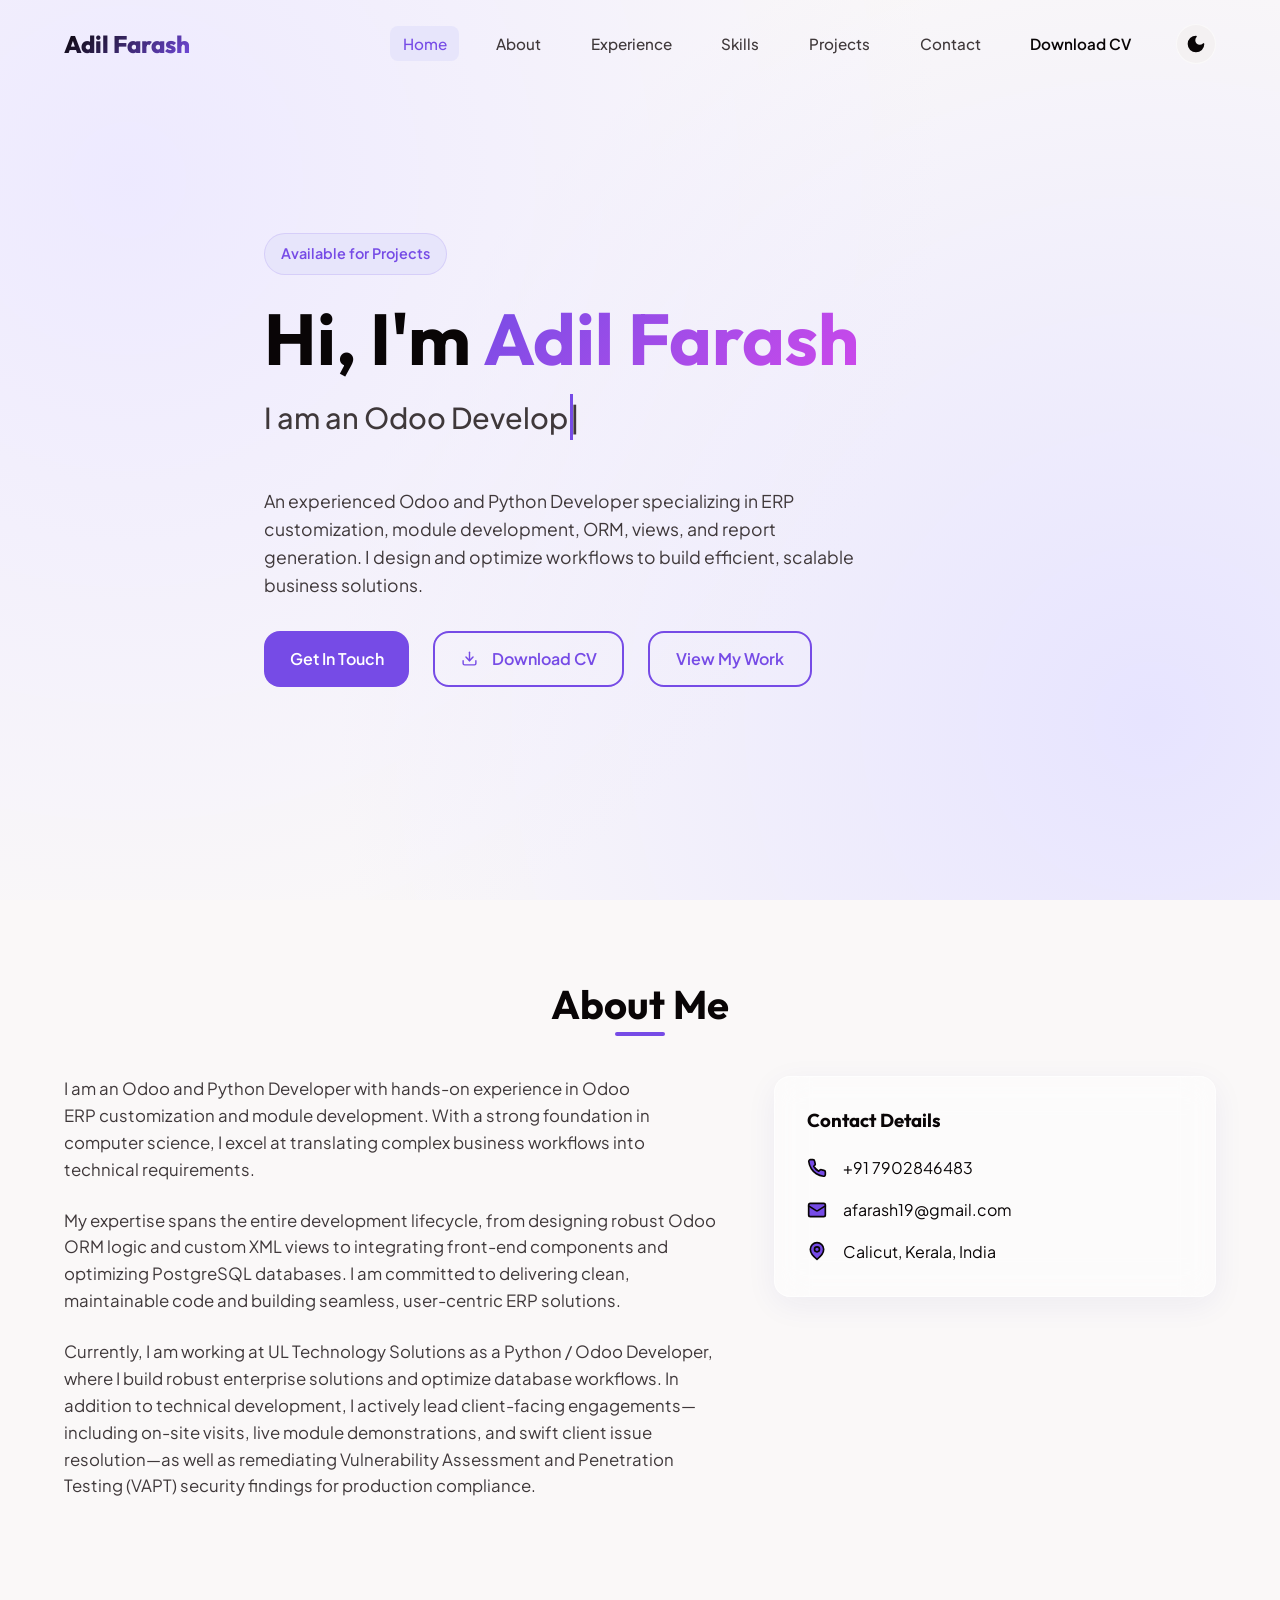
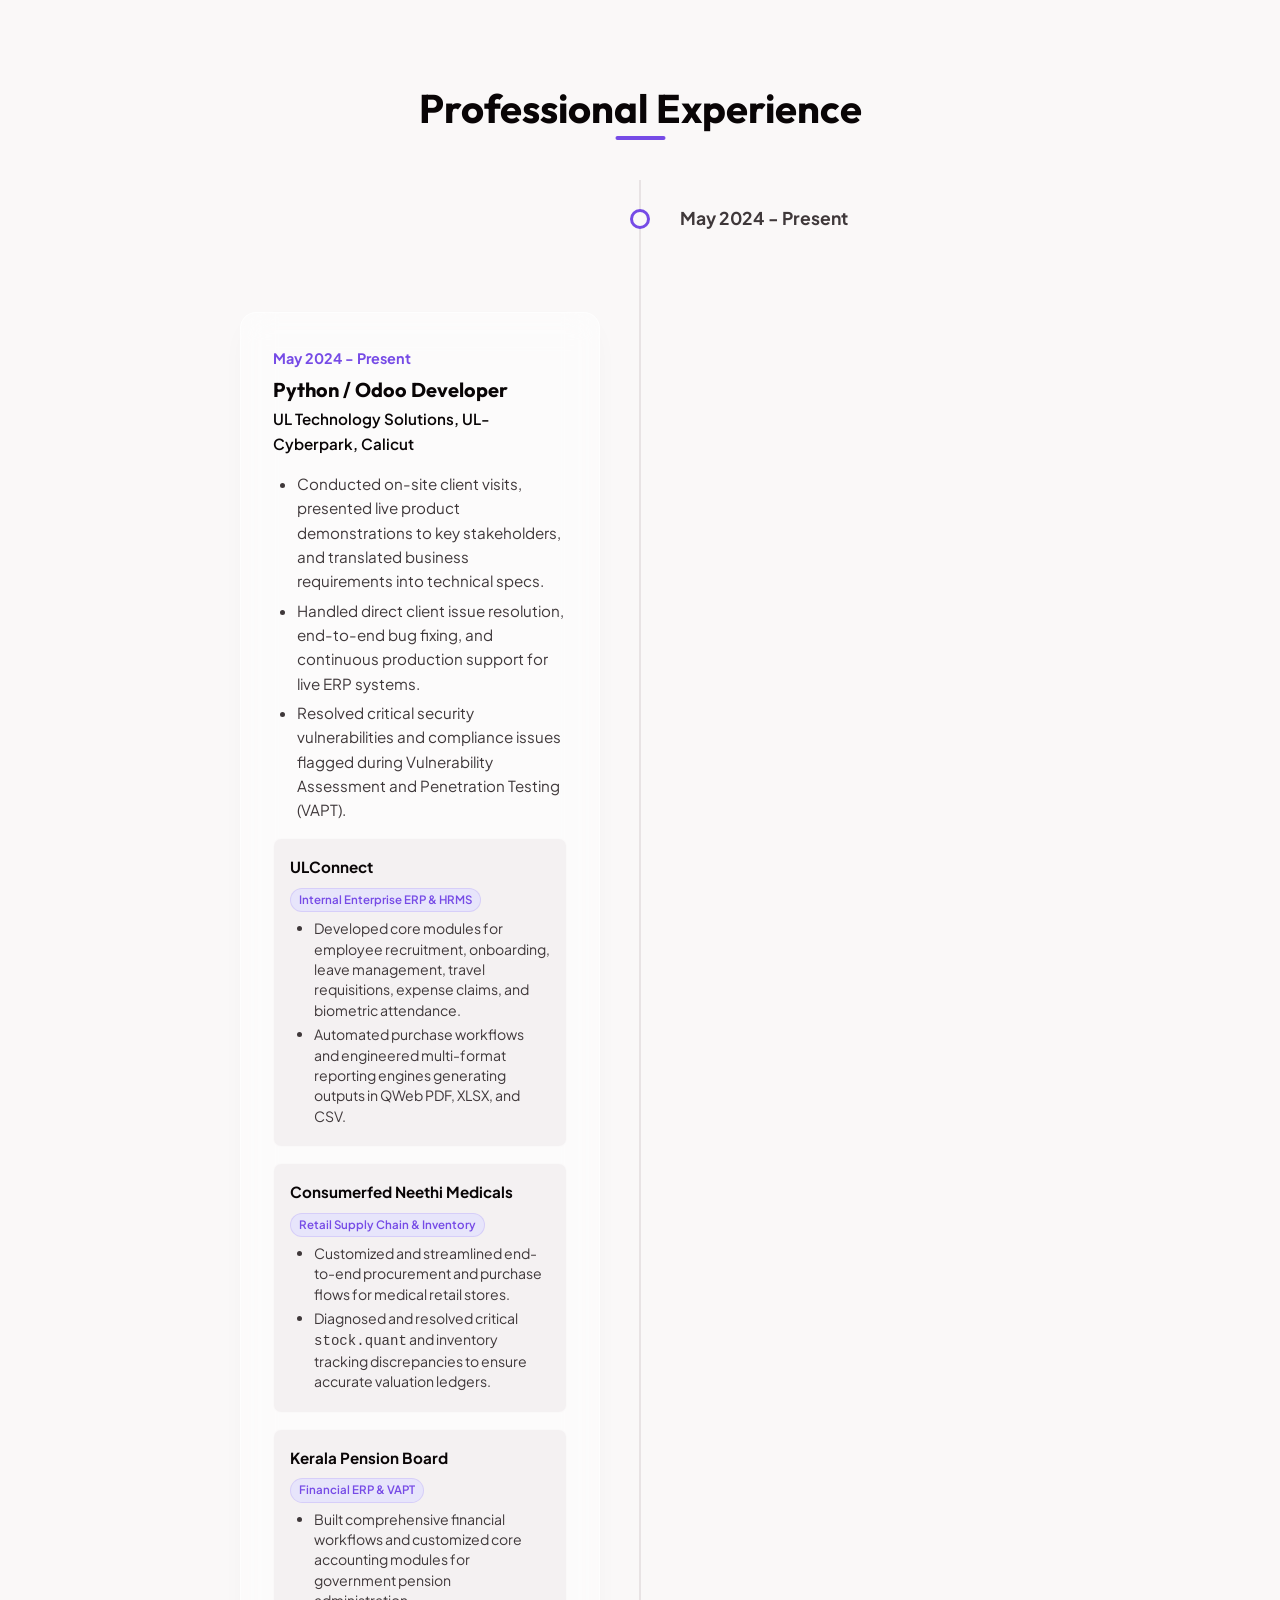
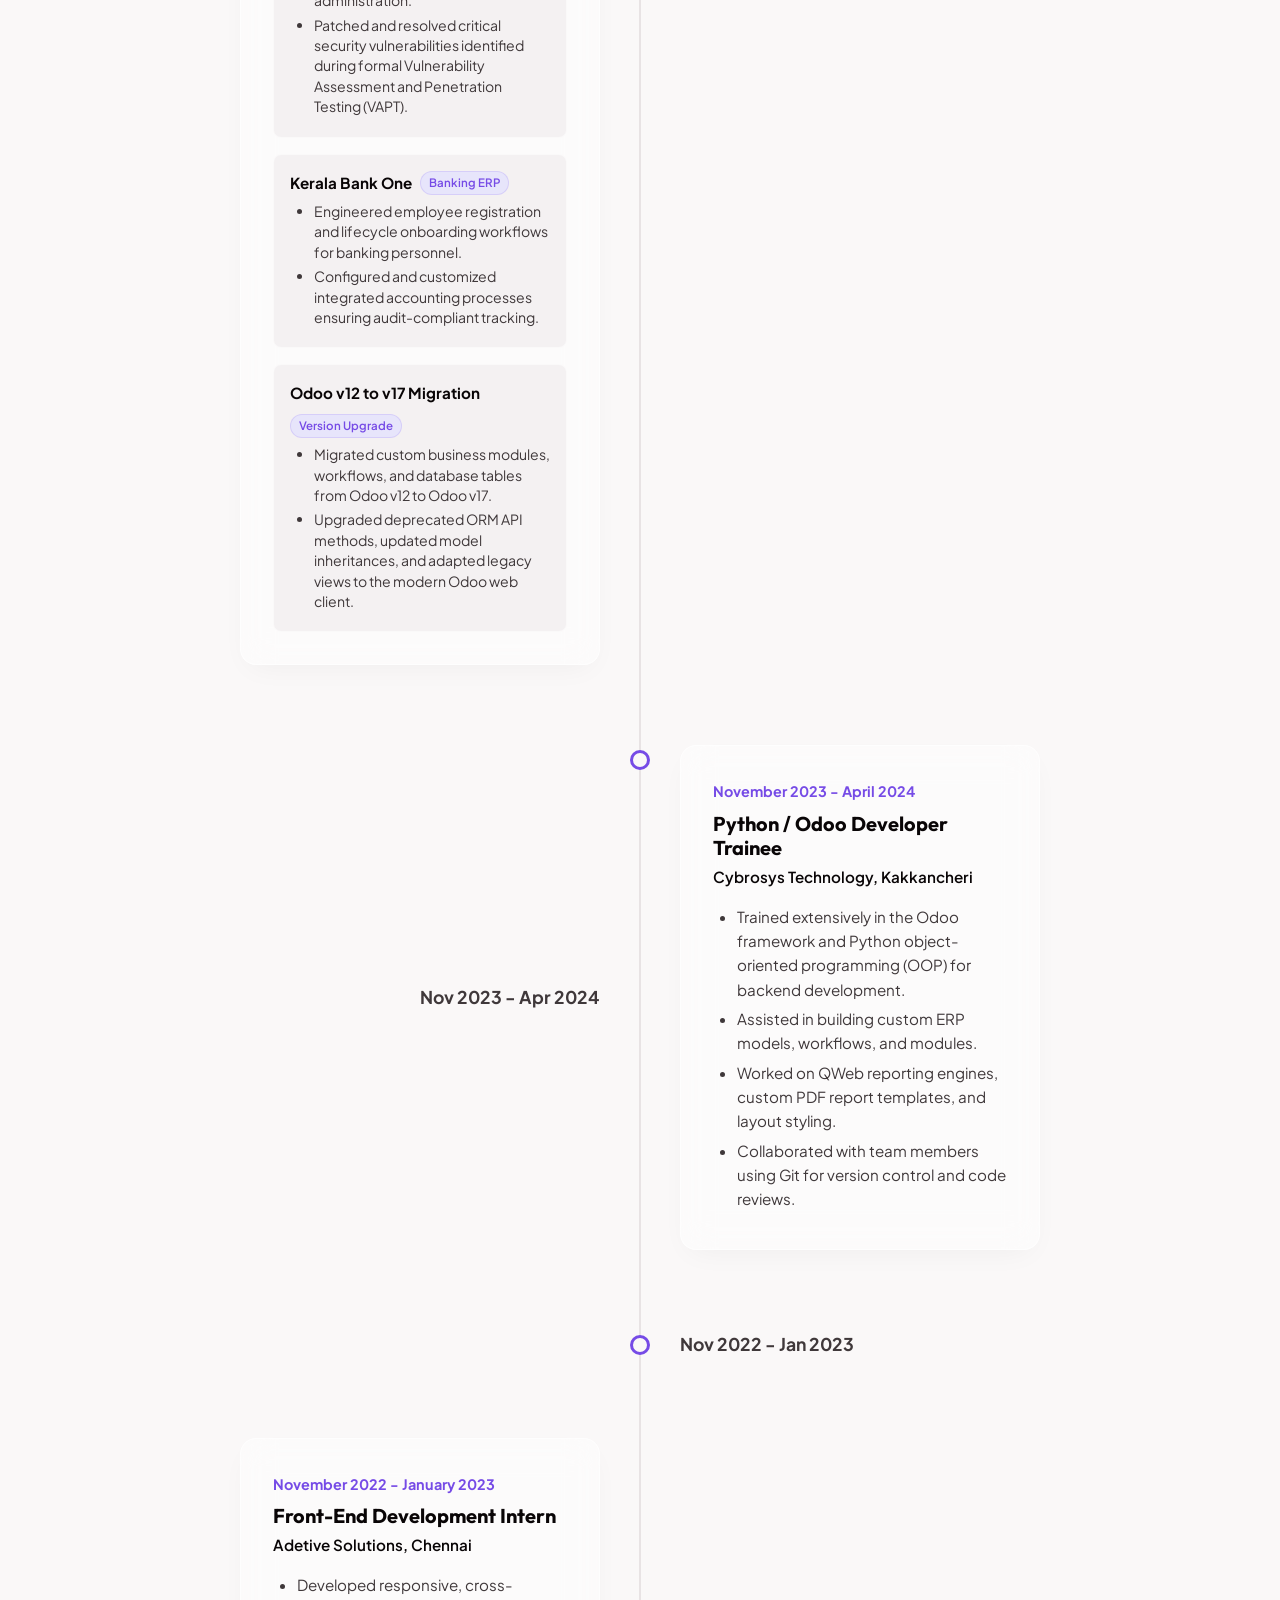
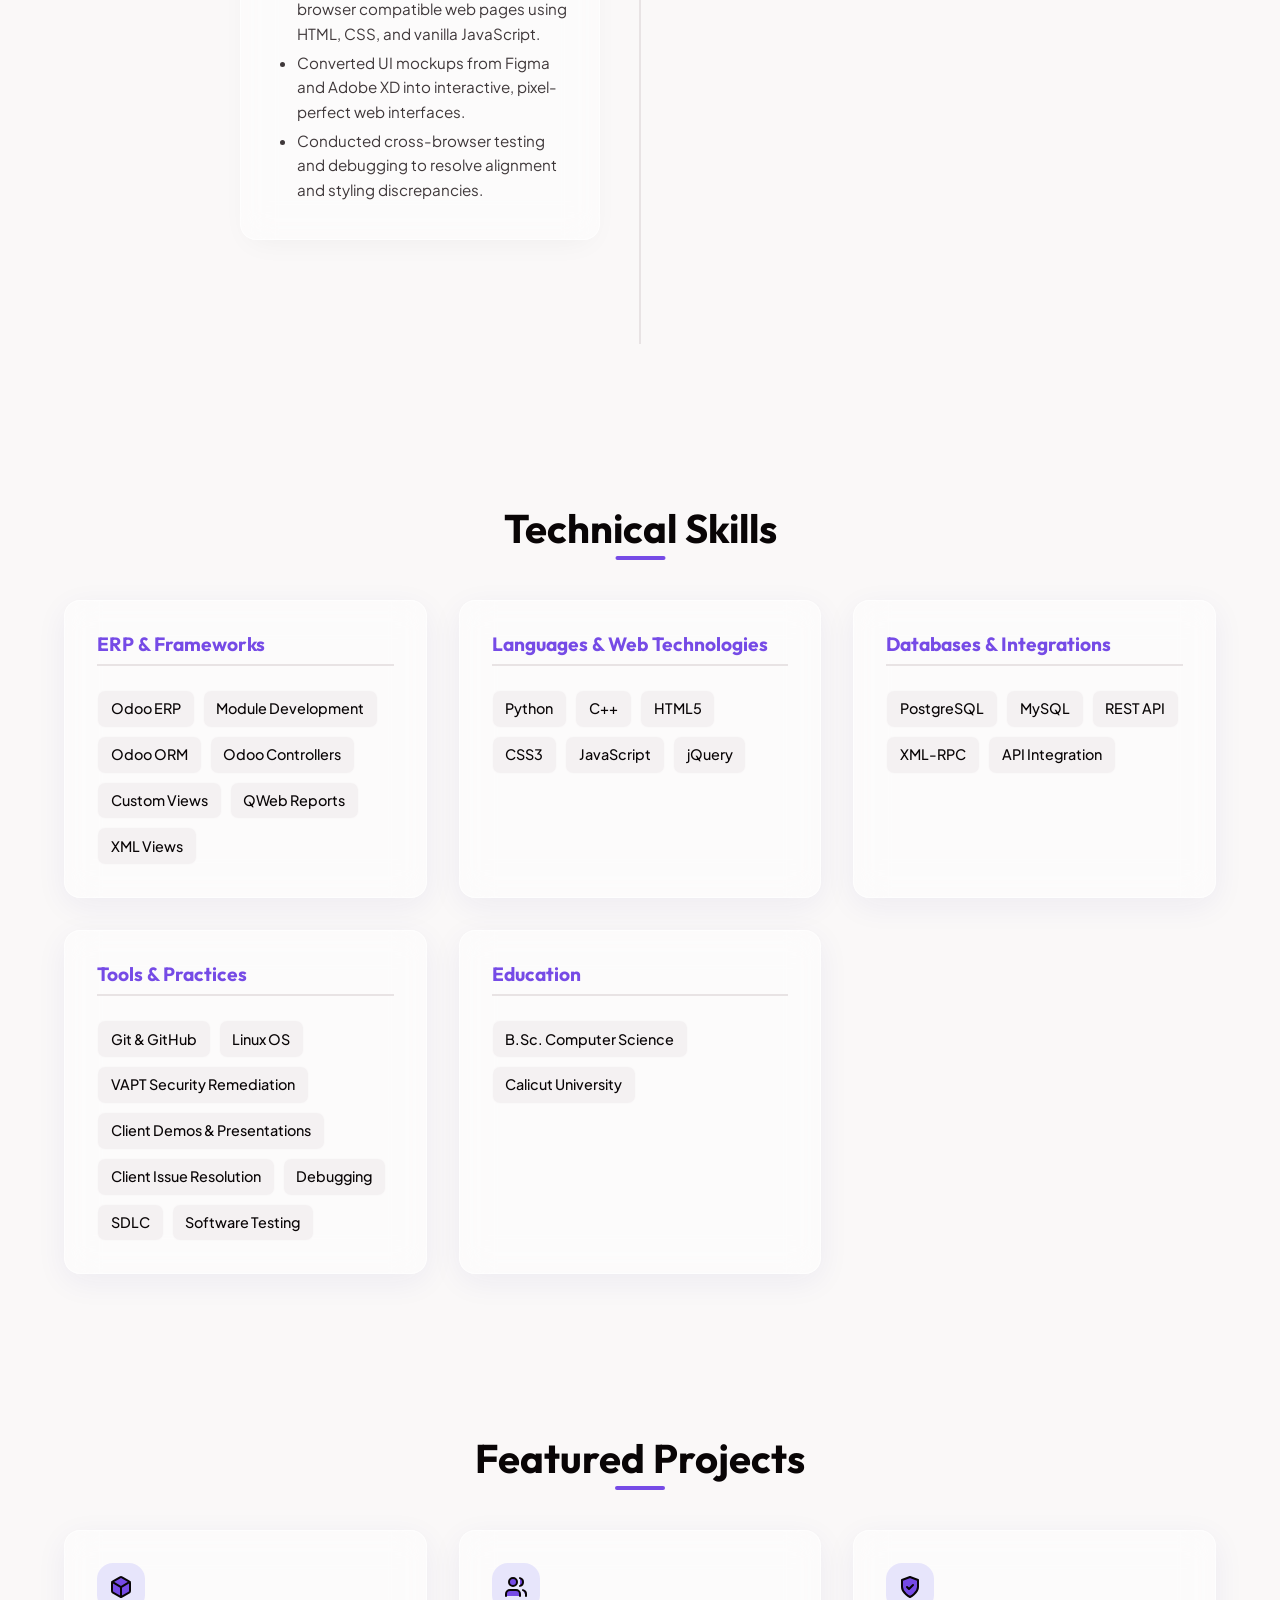
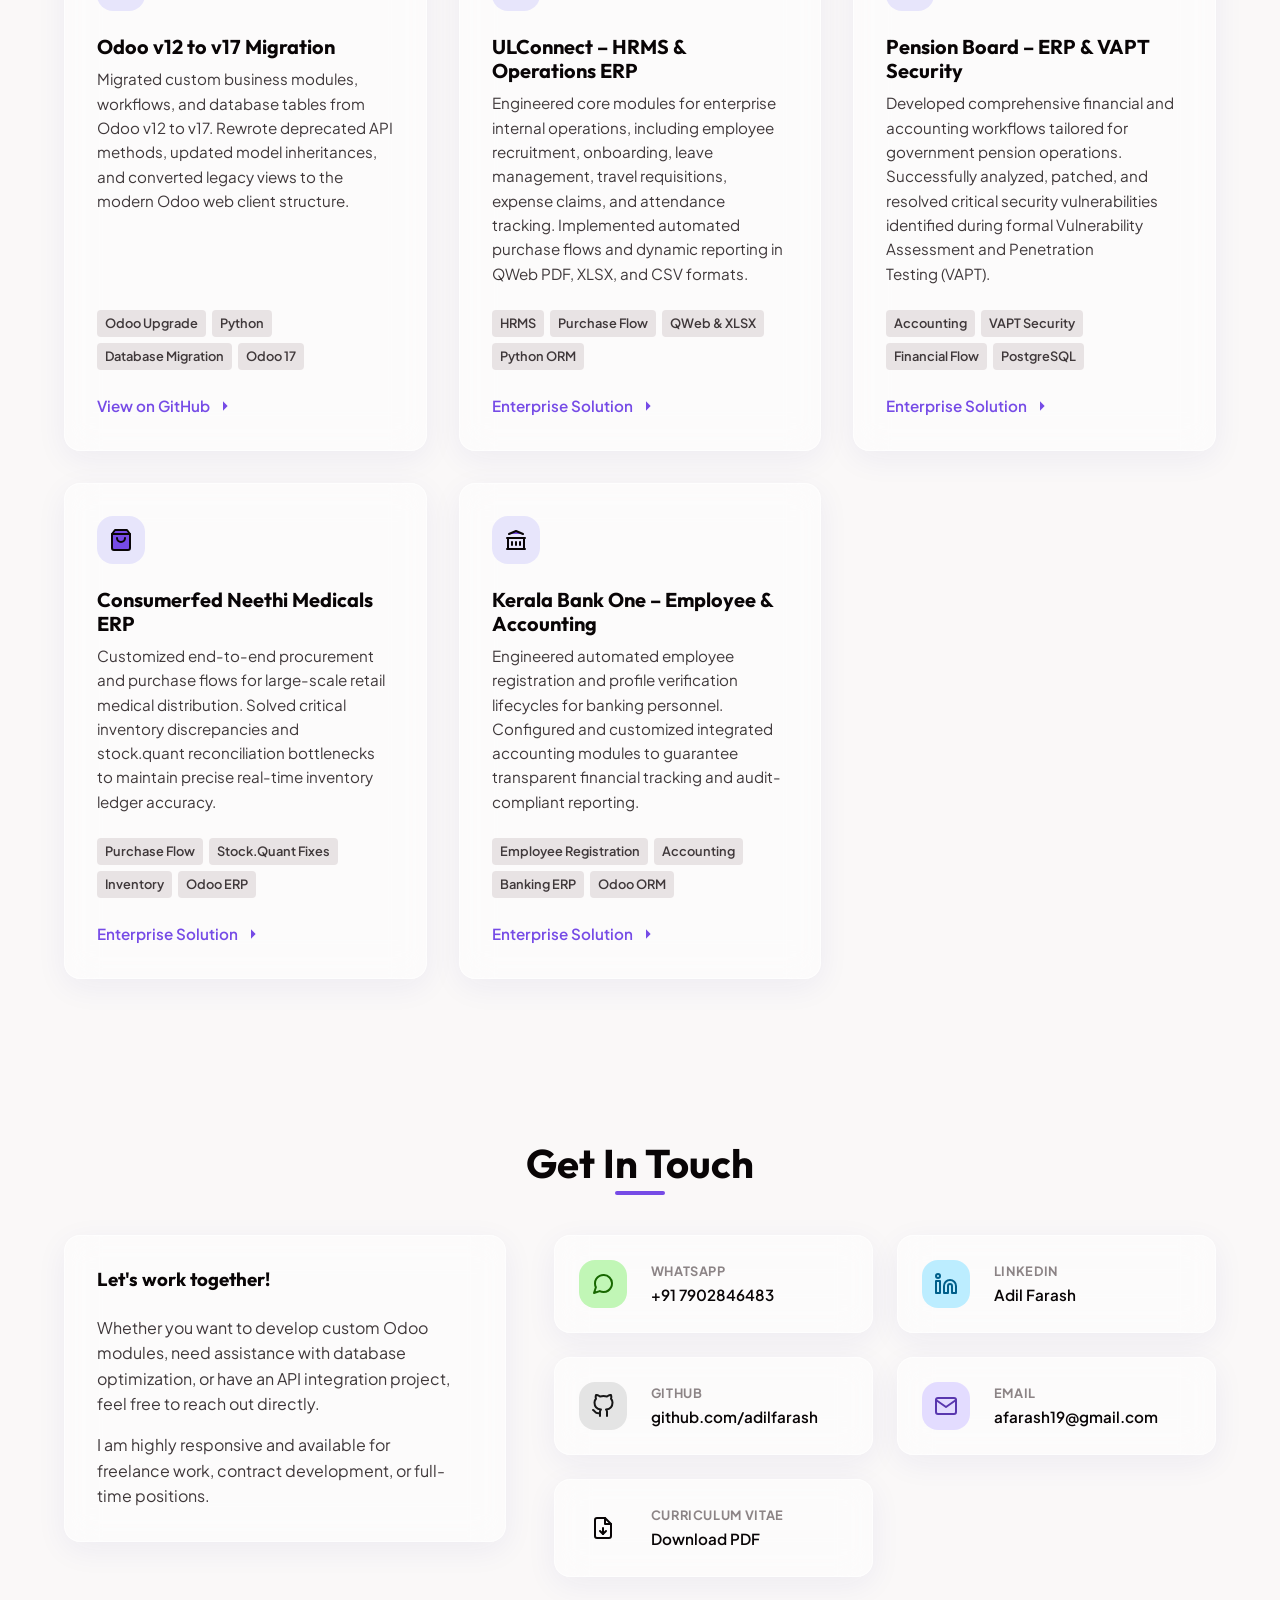
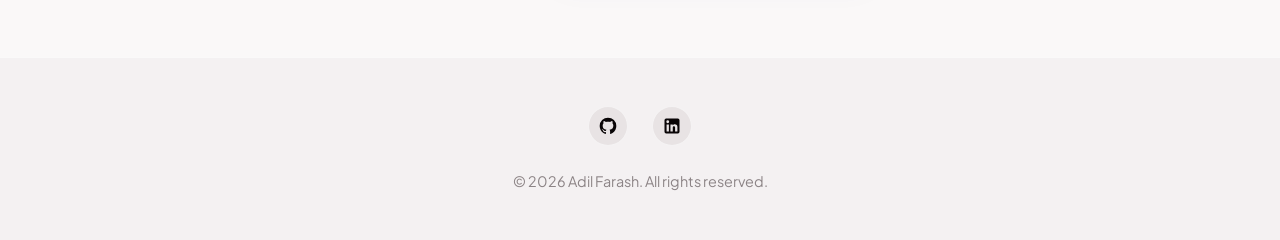
<file: index.html>
<!DOCTYPE html>
<html lang="en">
<head>
  <meta charset="UTF-8">
  <meta name="viewport" content="width=device-width, initial-scale=1.0">
  <title>Adil Farash | Odoo & Python Developer Portfolio</title>
  <meta name="description" content="Portfolio of Adil Farash, an experienced Odoo and Python Developer specializing in ERP customization, module development, ORM, and front-end integration.">
  
  <!-- Prevent FOUC: Declare supported themes -->
  <meta name="color-scheme" content="light dark">
  
  <!-- Inline script to load initial theme preference before body rendering starts -->
  <script>
    {
      const savedTheme = localStorage.getItem('color-scheme');
      const systemDark = window.matchMedia('(prefers-color-scheme: dark)').matches;
      const theme = savedTheme || (systemDark ? 'dark' : 'light');
      document.documentElement.setAttribute('data-theme', theme);
    }
  </script>

  <link rel="stylesheet" href="style.css">
</head>
<body>

  <!-- HEADER / NAVBAR -->
  <header>
    <div class="container nav-container">
      <a href="#" class="logo">Adil Farash</a>
      
      <nav class="nav-menu" aria-label="Main Navigation">
        <ul class="nav-links">
          <li><a href="#hero" class="active">Home</a></li>
          <li><a href="#about">About</a></li>
          <li><a href="#experience">Experience</a></li>
          <li><a href="#skills">Skills</a></li>
          <li><a href="#projects">Projects</a></li>
          <li><a href="#contact">Contact</a></li>
          <li><a href="Adil_Farash_CV_Updated.pdf" download="Adil_Farash_CV_Updated.pdf" target="_blank" style="color: var(--primary); font-weight: 600;">Download CV</a></li>
        </ul>

        <!-- Theme Toggle Button -->
        <button id="theme-toggle" aria-label="Switch theme" type="button">
          <!-- Sun Icon (shown in dark mode) -->
          <svg class="sun-icon" viewBox="0 0 24 24" fill="none" stroke="currentColor" stroke-width="2" stroke-linecap="round" stroke-linejoin="round">
            <circle cx="12" cy="12" r="4"></circle>
            <path d="M12 2v2M12 20v2M4.93 4.93l1.41 1.41M17.66 17.66l1.41 1.41M2 12h2M20 12h2M6.34 17.66l-1.41 1.41M19.07 4.93l-1.41 1.41"></path>
          </svg>
          <!-- Moon Icon (shown in light mode) -->
          <svg class="moon-icon" viewBox="0 0 24 24" fill="none" stroke="currentColor" stroke-width="2" stroke-linecap="round" stroke-linejoin="round">
            <path d="M12 3a6 6 0 0 0 9 9 9 9 0 1 1-9-9Z"></path>
          </svg>
        </button>

        <!-- Mobile Menu Toggle Button -->
        <button id="mobile-menu-toggle" aria-expanded="false" aria-label="Toggle navigation menu" type="button">
          <span></span>
          <span></span>
          <span></span>
        </button>
      </nav>
    </div>
  </header>

  <main>
    
    <!-- HERO SECTION -->
    <section id="hero" class="hero-section">
      <div class="container hero-content">
        <div class="hero-badge">Available for Projects</div>
        <h1 class="hero-title">Hi, I'm <span>Adil Farash</span></h1>
        <div class="hero-subtitle">I am <span id="typing-text">an Odoo Developer</span><span class="cursor">|</span></div>
        <p class="hero-description">
          An experienced Odoo and Python Developer specializing in ERP customization, module development, ORM, views, and report generation. I design and optimize workflows to build efficient, scalable business solutions.
        </p>
        <div class="hero-actions">
          <a href="#contact" class="btn btn-primary">Get In Touch</a>
          <a href="Adil_Farash_CV_Updated.pdf" download="Adil_Farash_CV_Updated.pdf" target="_blank" class="btn btn-outline" id="download-cv-btn">
            <svg style="width: 17px; height: 17px; vertical-align: -2px; margin-right: 6px; display: inline-block;" viewBox="0 0 24 24" fill="none" stroke="currentColor" stroke-width="2" stroke-linecap="round" stroke-linejoin="round">
              <path d="M21 15v4a2 2 0 0 1-2 2H5a2 2 0 0 1-2-2v-4"></path>
              <polyline points="7 10 12 15 17 10"></polyline>
              <line x1="12" y1="15" x2="12" y2="3"></line>
            </svg>Download CV
          </a>
          <a href="#experience" class="btn btn-outline">View My Work</a>
        </div>
      </div>
    </section>

    <!-- ABOUT SECTION -->
    <section id="about">
      <div class="container">
        <h2 class="section-title">About Me</h2>
        <div class="about-grid">
          <div class="about-text">
            <p>
              I am an Odoo and Python Developer with hands-on experience in Odoo ERP customization and module development. With a strong foundation in computer science, I excel at translating complex business workflows into technical requirements.
            </p>
            <p>
              My expertise spans the entire development lifecycle, from designing robust Odoo ORM logic and custom XML views to integrating front-end components and optimizing PostgreSQL databases. I am committed to delivering clean, maintainable code and building seamless, user-centric ERP solutions.
            </p>
            <p>
              Currently, I am working at UL Technology Solutions as a Python / Odoo Developer, where I build robust enterprise solutions and optimize database workflows. In addition to technical development, I actively lead client-facing engagements—including on-site visits, live module demonstrations, and swift client issue resolution—as well as remediating Vulnerability Assessment and Penetration Testing (VAPT) security findings for production compliance.
            </p>
          </div>
          
          <div class="glass-card contact-info-card">
            <h3>Contact Details</h3>
            <ul class="contact-info-list">
              <li class="contact-info-item">
                <svg viewBox="0 0 24 24" fill="none" stroke="currentColor" stroke-width="2" stroke-linecap="round" stroke-linejoin="round">
                  <path d="M22 16.92v3a2 2 0 0 1-2.18 2 19.79 19.79 0 0 1-8.63-3.07 19.5 19.5 0 0 1-6-6 19.79 19.79 0 0 1-3.07-8.67A2 2 0 0 1 4.11 2h3a2 2 0 0 1 2 1.72 12.84 12.84 0 0 0 .7 2.81 2 2 0 0 1-.45 2.11L8.09 9.91a16 16 0 0 0 6 6l1.27-1.27a2 2 0 0 1 2.11-.45 12.84 12.84 0 0 0 2.81.7A2 2 0 0 1 22 16.92z"></path>
                </svg>
                <span>+91 7902846483</span>
              </li>
              <li class="contact-info-item">
                <svg viewBox="0 0 24 24" fill="none" stroke="currentColor" stroke-width="2" stroke-linecap="round" stroke-linejoin="round">
                  <rect width="20" height="16" x="2" y="4" rx="2"></rect>
                  <path d="m22 7-8.97 5.7a1.94 1.94 0 0 1-2.06 0L2 7"></path>
                </svg>
                <span>afarash19@gmail.com</span>
              </li>
              <li class="contact-info-item">
                <svg viewBox="0 0 24 24" fill="none" stroke="currentColor" stroke-width="2" stroke-linecap="round" stroke-linejoin="round">
                  <path d="M20 10c0 6-8 12-8 12s-8-6-8-12a8 8 0 0 1 16 0Z"></path>
                  <circle cx="12" cy="10" r="3"></circle>
                </svg>
                <span>Calicut, Kerala, India</span>
              </li>
            </ul>
          </div>
        </div>
      </div>
    </section>

    <!-- EXPERIENCE SECTION -->
    <section id="experience" class="container">
      <h2 class="section-title">Professional Experience</h2>
      <div class="timeline">
        
        <!-- Experience 1 -->
        <div class="timeline-item">
          <div class="timeline-marker"></div>
          <div class="timeline-date-label">May 2024 - Present</div>
          <div class="timeline-content">
            <span class="timeline-date">May 2024 - Present</span>
            <h3 class="timeline-title">Python / Odoo Developer</h3>
            <div class="timeline-company">UL Technology Solutions, UL-Cyberpark, Calicut</div>
            
            <ul class="timeline-details" style="margin-bottom: 15px;">
              <li>Conducted on-site client visits, presented live product demonstrations to key stakeholders, and translated business requirements into technical specs.</li>
              <li>Handled direct client issue resolution, end-to-end bug fixing, and continuous production support for live ERP systems.</li>
              <li>Resolved critical security vulnerabilities and compliance issues flagged during Vulnerability Assessment and Penetration Testing (VAPT).</li>
            </ul>

            <div class="timeline-projects">
              
              <!-- Project: ULConnect -->
              <div class="timeline-project-card">
                <div class="timeline-project-name">
                  <span>ULConnect</span>
                  <span class="badge">Internal Enterprise ERP & HRMS</span>
                </div>
                <ul>
                  <li>Developed core modules for employee recruitment, onboarding, leave management, travel requisitions, expense claims, and biometric attendance.</li>
                  <li>Automated purchase workflows and engineered multi-format reporting engines generating outputs in QWeb PDF, XLSX, and CSV.</li>
                </ul>
              </div>

              <!-- Project: Consumerfed Neethi Medicals -->
              <div class="timeline-project-card">
                <div class="timeline-project-name">
                  <span>Consumerfed Neethi Medicals</span>
                  <span class="badge">Retail Supply Chain & Inventory</span>
                </div>
                <ul>
                  <li>Customized and streamlined end-to-end procurement and purchase flows for medical retail stores.</li>
                  <li>Diagnosed and resolved critical <code>stock.quant</code> and inventory tracking discrepancies to ensure accurate valuation ledgers.</li>
                </ul>
              </div>

              <!-- Project: Kerala Pension Board -->
              <div class="timeline-project-card">
                <div class="timeline-project-name">
                  <span>Kerala Pension Board</span>
                  <span class="badge">Financial ERP & VAPT</span>
                </div>
                <ul>
                  <li>Built comprehensive financial workflows and customized core accounting modules for government pension administration.</li>
                  <li>Patched and resolved critical security vulnerabilities identified during formal Vulnerability Assessment and Penetration Testing (VAPT).</li>
                </ul>
              </div>

              <!-- Project: Kerala Bank One -->
              <div class="timeline-project-card">
                <div class="timeline-project-name">
                  <span>Kerala Bank One</span>
                  <span class="badge">Banking ERP</span>
                </div>
                <ul>
                  <li>Engineered employee registration and lifecycle onboarding workflows for banking personnel.</li>
                  <li>Configured and customized integrated accounting processes ensuring audit-compliant tracking.</li>
                </ul>
              </div>

              <!-- Project: Odoo v12 to v17 Migration -->
              <div class="timeline-project-card">
                <div class="timeline-project-name">
                  <span>Odoo v12 to v17 Migration</span>
                  <span class="badge">Version Upgrade</span>
                </div>
                <ul>
                  <li>Migrated custom business modules, workflows, and database tables from Odoo v12 to Odoo v17.</li>
                  <li>Upgraded deprecated ORM API methods, updated model inheritances, and adapted legacy views to the modern Odoo web client.</li>
                </ul>
              </div>

            </div>
          </div>
        </div>

        <!-- Experience 2 -->
        <div class="timeline-item">
          <div class="timeline-marker"></div>
          <div class="timeline-date-label">Nov 2023 - Apr 2024</div>
          <div class="timeline-content">
            <span class="timeline-date">November 2023 - April 2024</span>
            <h3 class="timeline-title">Python / Odoo Developer Trainee</h3>
            <div class="timeline-company">Cybrosys Technology, Kakkancheri</div>
            <ul class="timeline-details">
              <li>Trained extensively in the Odoo framework and Python object-oriented programming (OOP) for backend development.</li>
              <li>Assisted in building custom ERP models, workflows, and modules.</li>
              <li>Worked on QWeb reporting engines, custom PDF report templates, and layout styling.</li>
              <li>Collaborated with team members using Git for version control and code reviews.</li>
            </ul>
          </div>
        </div>

        <!-- Experience 3 -->
        <div class="timeline-item">
          <div class="timeline-marker"></div>
          <div class="timeline-date-label">Nov 2022 - Jan 2023</div>
          <div class="timeline-content">
            <span class="timeline-date">November 2022 - January 2023</span>
            <h3 class="timeline-title">Front-End Development Intern</h3>
            <div class="timeline-company">Adetive Solutions, Chennai</div>
            <ul class="timeline-details">
              <li>Developed responsive, cross-browser compatible web pages using HTML, CSS, and vanilla JavaScript.</li>
              <li>Converted UI mockups from Figma and Adobe XD into interactive, pixel-perfect web interfaces.</li>
              <li>Conducted cross-browser testing and debugging to resolve alignment and styling discrepancies.</li>
            </ul>
          </div>
        </div>

      </div>
    </section>

    <!-- SKILLS SECTION -->
    <section id="skills">
      <div class="container">
        <h2 class="section-title">Technical Skills</h2>
        <div class="skills-container">
          
          <!-- Category 1 -->
          <div class="glass-card skills-category">
            <h3>ERP & Frameworks</h3>
            <div class="skills-list">
              <span class="skill-badge">Odoo ERP</span>
              <span class="skill-badge">Module Development</span>
              <span class="skill-badge">Odoo ORM</span>
              <span class="skill-badge">Odoo Controllers</span>
              <span class="skill-badge">Custom Views</span>
              <span class="skill-badge">QWeb Reports</span>
              <span class="skill-badge">XML Views</span>
            </div>
          </div>

          <!-- Category 2 -->
          <div class="glass-card skills-category">
            <h3>Languages & Web Technologies</h3>
            <div class="skills-list">
              <span class="skill-badge">Python</span>
              <span class="skill-badge">C++</span>
              <span class="skill-badge">HTML5</span>
              <span class="skill-badge">CSS3</span>
              <span class="skill-badge">JavaScript</span>
              <span class="skill-badge">jQuery</span>
            </div>
          </div>

          <!-- Category 3 -->
          <div class="glass-card skills-category">
            <h3>Databases & Integrations</h3>
            <div class="skills-list">
              <span class="skill-badge">PostgreSQL</span>
              <span class="skill-badge">MySQL</span>
              <span class="skill-badge">REST API</span>
              <span class="skill-badge">XML-RPC</span>
              <span class="skill-badge">API Integration</span>
            </div>
          </div>

          <!-- Category 4 -->
          <div class="glass-card skills-category">
            <h3>Tools & Practices</h3>
            <div class="skills-list">
              <span class="skill-badge">Git & GitHub</span>
              <span class="skill-badge">Linux OS</span>
              <span class="skill-badge">VAPT Security Remediation</span>
              <span class="skill-badge">Client Demos & Presentations</span>
              <span class="skill-badge">Client Issue Resolution</span>
              <span class="skill-badge">Debugging</span>
              <span class="skill-badge">SDLC</span>
              <span class="skill-badge">Software Testing</span>
            </div>
          </div>

          <!-- Category 5 -->
          <div class="glass-card skills-category">
            <h3>Education</h3>
            <div class="skills-list">
              <span class="skill-badge">B.Sc. Computer Science</span>
              <span class="skill-badge">Calicut University</span>
            </div>
          </div>

        </div>
      </div>
    </section>

    <!-- PROJECTS SECTION -->
    <section id="projects" class="container">
      <h2 class="section-title">Featured Projects</h2>
      <div class="projects-grid">
        
        <!-- Project 1: Odoo v12 to v17 Migration -->
        <div class="glass-card project-card">
          <div class="project-icon">
            <svg viewBox="0 0 24 24" fill="none" stroke="currentColor" stroke-width="2" stroke-linecap="round" stroke-linejoin="round">
              <path d="M21 16V8a2 2 0 0 0-1-1.73l-7-4a2 2 0 0 0-2 0l-7 4A2 2 0 0 0 3 8v8a2 2 0 0 0 1 1.73l7 4a2 2 0 0 0 2 0l7-4A2 2 0 0 0 21 16z"></path>
              <polyline points="3.27 6.96 12 12.01 20.73 6.96"></polyline>
              <line x1="12" y1="22.08" x2="12" y2="12"></line>
            </svg>
          </div>
          <h3 class="project-title">Odoo v12 to v17 Migration</h3>
          <p class="project-desc">
            Migrated custom business modules, workflows, and database tables from Odoo v12 to v17. Rewrote deprecated API methods, updated model inheritances, and converted legacy views to the modern Odoo web client structure.
          </p>
          <div class="project-tags">
            <span class="project-tag">Odoo Upgrade</span>
            <span class="project-tag">Python</span>
            <span class="project-tag">Database Migration</span>
            <span class="project-tag">Odoo 17</span>
          </div>
          <a href="https://github.com/adilfarash/odoo-17-" target="_blank" rel="noopener noreferrer" class="project-link">
            View on GitHub
            <svg viewBox="0 0 24 24"><path d="M5 12h14M12 5l7 7-7 7"/></svg>
          </a>
        </div>

        <!-- Project 2: ULConnect -->
        <div class="glass-card project-card">
          <div class="project-icon">
            <svg viewBox="0 0 24 24" fill="none" stroke="currentColor" stroke-width="2" stroke-linecap="round" stroke-linejoin="round">
              <path d="M16 21v-2a4 4 0 0 0-4-4H6a4 4 0 0 0-4 4v2"></path>
              <circle cx="9" cy="7" r="4"></circle>
              <path d="M22 21v-2a4 4 0 0 0-3-3.87"></path>
              <path d="M16 3.13a4 4 0 0 1 0 7.75"></path>
            </svg>
          </div>
          <h3 class="project-title">ULConnect – HRMS & Operations ERP</h3>
          <p class="project-desc">
            Engineered core modules for enterprise internal operations, including employee recruitment, onboarding, leave management, travel requisitions, expense claims, and attendance tracking. Implemented automated purchase flows and dynamic reporting in QWeb PDF, XLSX, and CSV formats.
          </p>
          <div class="project-tags">
            <span class="project-tag">HRMS</span>
            <span class="project-tag">Purchase Flow</span>
            <span class="project-tag">QWeb & XLSX</span>
            <span class="project-tag">Python ORM</span>
          </div>
          <a href="#contact" class="project-link">
            Enterprise Solution
            <svg viewBox="0 0 24 24"><path d="M5 12h14M12 5l7 7-7 7"/></svg>
          </a>
        </div>

        <!-- Project 3: Kerala Pension Board -->
        <div class="glass-card project-card">
          <div class="project-icon">
            <svg viewBox="0 0 24 24" fill="none" stroke="currentColor" stroke-width="2" stroke-linecap="round" stroke-linejoin="round">
              <path d="M12 22s8-4 8-10V5l-8-3-8 3v7c0 6 8 10 8 10z"></path>
              <path d="m9 12 2 2 4-4"></path>
            </svg>
          </div>
          <h3 class="project-title">Pension Board – ERP & VAPT Security</h3>
          <p class="project-desc">
            Developed comprehensive financial and accounting workflows tailored for government pension operations. Successfully analyzed, patched, and resolved critical security vulnerabilities identified during formal Vulnerability Assessment and Penetration Testing (VAPT).
          </p>
          <div class="project-tags">
            <span class="project-tag">Accounting</span>
            <span class="project-tag">VAPT Security</span>
            <span class="project-tag">Financial Flow</span>
            <span class="project-tag">PostgreSQL</span>
          </div>
          <a href="#contact" class="project-link">
            Enterprise Solution
            <svg viewBox="0 0 24 24"><path d="M5 12h14M12 5l7 7-7 7"/></svg>
          </a>
        </div>

        <!-- Project 4: Consumerfed Neethi Medicals -->
        <div class="glass-card project-card">
          <div class="project-icon">
            <svg viewBox="0 0 24 24" fill="none" stroke="currentColor" stroke-width="2" stroke-linecap="round" stroke-linejoin="round">
              <path d="M6 2 3 6v14a2 2 0 0 0 2 2h14a2 2 0 0 0 2-2V6l-3-4Z"></path>
              <path d="M3 6h18"></path>
              <path d="M16 10a4 4 0 0 1-8 0"></path>
            </svg>
          </div>
          <h3 class="project-title">Consumerfed Neethi Medicals ERP</h3>
          <p class="project-desc">
            Customized end-to-end procurement and purchase flows for large-scale retail medical distribution. Solved critical inventory discrepancies and stock.quant reconciliation bottlenecks to maintain precise real-time inventory ledger accuracy.
          </p>
          <div class="project-tags">
            <span class="project-tag">Purchase Flow</span>
            <span class="project-tag">Stock.Quant Fixes</span>
            <span class="project-tag">Inventory</span>
            <span class="project-tag">Odoo ERP</span>
          </div>
          <a href="#contact" class="project-link">
            Enterprise Solution
            <svg viewBox="0 0 24 24"><path d="M5 12h14M12 5l7 7-7 7"/></svg>
          </a>
        </div>

        <!-- Project 5: Kerala Bank One -->
        <div class="glass-card project-card">
          <div class="project-icon">
            <svg viewBox="0 0 24 24" fill="none" stroke="currentColor" stroke-width="2" stroke-linecap="round" stroke-linejoin="round">
              <line x1="3" y1="21" x2="21" y2="21"></line>
              <line x1="3" y1="10" x2="21" y2="10"></line>
              <polyline points="5 6 12 3 19 6"></polyline>
              <line x1="4" y1="10" x2="4" y2="21"></line>
              <line x1="20" y1="10" x2="20" y2="21"></line>
              <line x1="8" y1="14" x2="8" y2="17"></line>
              <line x1="12" y1="14" x2="12" y2="17"></line>
              <line x1="16" y1="14" x2="16" y2="17"></line>
            </svg>
          </div>
          <h3 class="project-title">Kerala Bank One – Employee & Accounting</h3>
          <p class="project-desc">
            Engineered automated employee registration and profile verification lifecycles for banking personnel. Configured and customized integrated accounting modules to guarantee transparent financial tracking and audit-compliant reporting.
          </p>
          <div class="project-tags">
            <span class="project-tag">Employee Registration</span>
            <span class="project-tag">Accounting</span>
            <span class="project-tag">Banking ERP</span>
            <span class="project-tag">Odoo ORM</span>
          </div>
          <a href="#contact" class="project-link">
            Enterprise Solution
            <svg viewBox="0 0 24 24"><path d="M5 12h14M12 5l7 7-7 7"/></svg>
          </a>
        </div>

      </div>
    </section>

    <!-- CONTACT SECTION -->
    <section id="contact" class="container">
      <h2 class="section-title">Get In Touch</h2>
      <div class="contact-container">
        
        <!-- Info Card -->
        <div class="glass-card contact-info-card">
          <h3>Let's work together!</h3>
          <p>
            Whether you want to develop custom Odoo modules, need assistance with database optimization, or have an API integration project, feel free to reach out directly.
          </p>
          <p style="margin-top: 15px;">
            I am highly responsive and available for freelance work, contract development, or full-time positions.
          </p>
        </div>

        <!-- Contact Channels Grid -->
        <div class="contact-links-grid">
          
          <!-- WhatsApp Link -->
          <a href="https://wa.me/917902846483" target="_blank" rel="noopener noreferrer" class="glass-card contact-link-item" aria-label="Chat on WhatsApp">
            <div class="contact-item-icon whatsapp-icon">
              <svg viewBox="0 0 24 24" fill="none" stroke="currentColor" stroke-width="2" stroke-linecap="round" stroke-linejoin="round">
                <path d="M21 11.5a8.38 8.38 0 0 1-.9 3.8 8.5 8.5 0 0 1-7.6 4.7 8.38 8.38 0 0 1-3.8-.9L3 21l1.9-5.7a8.38 8.38 0 0 1-.9-3.8 8.5 8.5 0 0 1 4.7-7.6 8.38 8.38 0 0 1 3.8-.9h.5a8.48 8.48 0 0 1 8 8v.5z"></path>
              </svg>
            </div>
            <div class="contact-item-info">
              <span class="contact-item-label">WhatsApp</span>
              <span class="contact-item-value">+91 7902846483</span>
            </div>
          </a>

          <!-- LinkedIn Link -->
          <a href="https://linkedin.com/in/adil-farash-67400a255" target="_blank" rel="noopener noreferrer" class="glass-card contact-link-item" aria-label="Connect on LinkedIn">
            <div class="contact-item-icon linkedin-icon">
              <svg viewBox="0 0 24 24" fill="none" stroke="currentColor" stroke-width="2" stroke-linecap="round" stroke-linejoin="round">
                <path d="M16 8a6 6 0 0 1 6 6v7h-4v-7a2 2 0 0 0-2-2 2 2 0 0 0-2 2v7h-4v-7a6 6 0 0 1 6-6z"></path>
                <rect x="2" y="9" width="4" height="12"></rect>
                <circle cx="4" cy="4" r="2"></circle>
              </svg>
            </div>
            <div class="contact-item-info">
              <span class="contact-item-label">LinkedIn</span>
              <span class="contact-item-value">Adil Farash</span>
            </div>
          </a>

          <!-- GitHub Link -->
          <a href="https://github.com/adilfarash" target="_blank" rel="noopener noreferrer" class="glass-card contact-link-item" aria-label="Follow on GitHub">
            <div class="contact-item-icon github-icon">
              <svg viewBox="0 0 24 24" fill="none" stroke="currentColor" stroke-width="2" stroke-linecap="round" stroke-linejoin="round">
                <path d="M9 19c-5 1.5-5-2.5-7-3m14 6v-3.87a3.37 3.37 0 0 0-.94-2.61c3.14-.35 6.44-1.54 6.44-7A5.44 5.44 0 0 0 20 4.77 5.07 5.07 0 0 0 19.91 1S18.73.65 16 2.48a13.38 13.38 0 0 0-7 0C6.27.65 5.09 1 5.09 1A5.07 5.07 0 0 0 5 4.77a5.44 5.44 0 0 0-1.5 3.78c0 5.42 3.3 6.61 6.44 7A3.37 3.37 0 0 0 9 18.13V22"></path>
              </svg>
            </div>
            <div class="contact-item-info">
              <span class="contact-item-label">GitHub</span>
              <span class="contact-item-value">github.com/adilfarash</span>
            </div>
          </a>

          <!-- Email Link -->
          <a href="mailto:afarash19@gmail.com" class="glass-card contact-link-item" aria-label="Send Email">
            <div class="contact-item-icon email-icon">
              <svg viewBox="0 0 24 24" fill="none" stroke="currentColor" stroke-width="2" stroke-linecap="round" stroke-linejoin="round">
                <path d="M4 4h16c1.1 0 2 .9 2 2v12c0 1.1-.9 2-2 2H4c-1.1 0-2-.9-2-2V6c0-1.1.9-2 2-2z"></path>
                <polyline points="22,6 12,13 2,6"></polyline>
              </svg>
            </div>
            <div class="contact-item-info">
              <span class="contact-item-label">Email</span>
              <span class="contact-item-value">afarash19@gmail.com</span>
            </div>
          </a>

          <!-- Download CV Card -->
          <a href="Adil_Farash_CV_Updated.pdf" download="Adil_Farash_CV_Updated.pdf" target="_blank" class="glass-card contact-link-item" aria-label="Download CV PDF">
            <div class="contact-item-icon" style="color: var(--primary);">
              <svg viewBox="0 0 24 24" fill="none" stroke="currentColor" stroke-width="2" stroke-linecap="round" stroke-linejoin="round">
                <path d="M14 2H6a2 2 0 0 0-2 2v16a2 2 0 0 0 2 2h12a2 2 0 0 0 2-2V8z"></path>
                <polyline points="14 2 14 8 20 8"></polyline>
                <line x1="12" y1="18" x2="12" y2="12"></line>
                <polyline points="9 15 12 18 15 15"></polyline>
              </svg>
            </div>
            <div class="contact-item-info">
              <span class="contact-item-label">Curriculum Vitae</span>
              <span class="contact-item-value">Download PDF</span>
            </div>
          </a>

        </div>

      </div>
    </section>

  </main>

  <!-- FOOTER -->
  <footer>
    <div class="container footer-container">
      <div class="footer-socials">
        <!-- GitHub Link -->
        <a href="https://github.com/adilfarash" target="_blank" rel="noopener noreferrer" aria-label="GitHub Profile">
          <svg viewBox="0 0 24 24">
            <path d="M12 2A10 10 0 0 0 2 12c0 4.42 2.87 8.17 6.84 9.5.5.08.66-.23.66-.5v-1.69c-2.77.6-3.36-1.34-3.36-1.34-.46-1.16-1.11-1.47-1.11-1.47-.9-.62.07-.6.07-.6 1 .07 1.53 1.03 1.53 1.03.9 1.52 2.34 1.07 2.91.83.1-.65.35-1.09.63-1.34-2.22-.25-4.55-1.11-4.55-4.92 0-1.11.38-2 1.03-2.71-.1-.25-.45-1.29.1-2.64 0 0 .84-.27 2.75 1.02.79-.22 1.65-.33 2.5-.33.85 0 1.71.11 2.5.33 1.91-1.29 2.75-1.02 2.75-1.02.55 1.35.2 2.39.1 2.64.65.71 1.03 1.6 1.03 2.71 0 3.82-2.34 4.66-4.57 4.91.36.31.69.92.69 1.85V21c0 .27.16.59.67.5C19.14 20.16 22 16.42 22 12A10 10 0 0 0 12 2z"/>
          </svg>
        </a>
        <!-- LinkedIn Link -->
        <a href="https://linkedin.com/in/adil-farash-67400a255" target="_blank" rel="noopener noreferrer" aria-label="LinkedIn Profile">
          <svg viewBox="0 0 24 24">
            <path d="M19 3a2 2 0 0 1 2 2v14a2 2 0 0 1-2 2H5a2 2 0 0 1-2-2V5a2 2 0 0 1 2-2h14m-.5 15.5v-5.3a3.26 3.26 0 0 0-3.26-3.26c-.85 0-1.84.52-2.32 1.3v-1.11h-2.79v8.37h2.79v-4.93c0-.77.62-1.4 1.39-1.4a1.4 1.4 0 0 1 1.4 1.4v4.93h2.79M6.88 8.56a1.68 1.68 0 0 0 1.68-1.68c0-.93-.75-1.69-1.68-1.69a1.69 1.69 0 0 0-1.69 1.69c0 .93.76 1.68 1.69 1.68m1.39 9.94v-8.37H5.5v8.37h2.77z"/>
          </svg>
        </a>
      </div>
      <p class="footer-copy">&copy; 2026 Adil Farash. All rights reserved.</p>
    </div>
  </footer>

  <script src="script.js"></script>
</body>
</html>
</file>
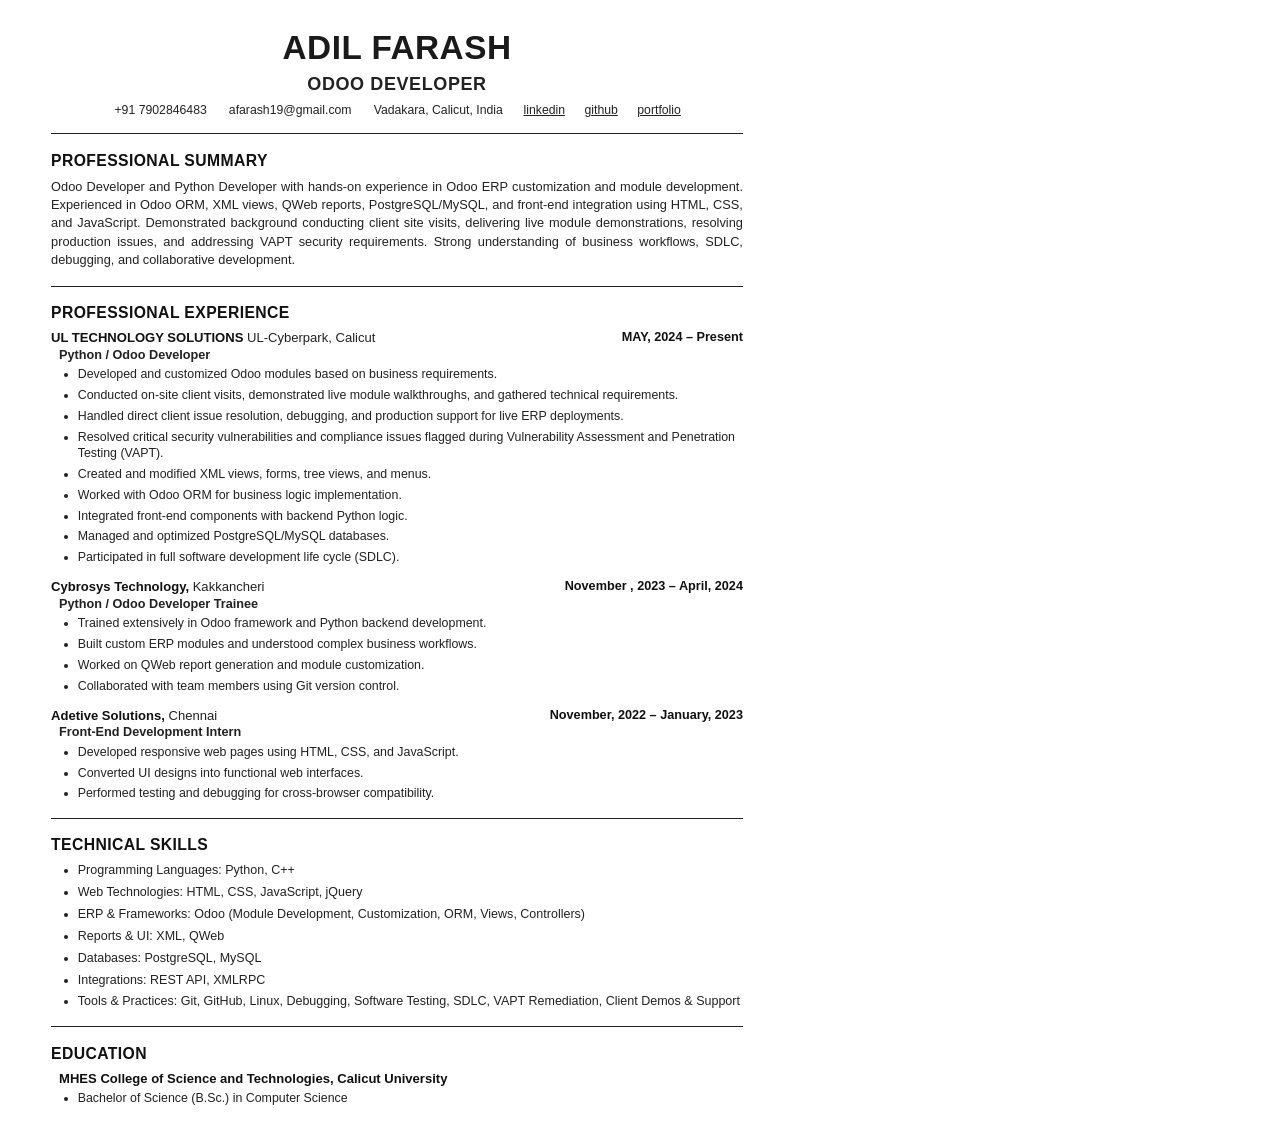
<file: resume_template.html>
<!DOCTYPE html>
<html lang="en">
<head>
  <meta charset="UTF-8">
  <title>Adil Farash - CV</title>
  <style>
    @page {
      size: A4;
      margin: 0;
    }
    * {
      box-sizing: border-box;
      margin: 0;
      padding: 0;
    }
    html, body {
      width: 595.5pt;
      height: 842.25pt;
      margin: 0;
      padding: 0;
      background: #fff;
    }
    body {
      font-family: 'Liberation Sans', 'Helvetica Neue', Helvetica, Arial, sans-serif;
      color: #111;
      padding: 22pt 38.3pt 22pt 38.3pt;
      -webkit-font-smoothing: antialiased;
    }
    .header {
      text-align: center;
      margin-top: 0;
      margin-bottom: 2pt;
    }
    .name {
      font-size: 25pt;
      font-weight: 800;
      letter-spacing: 0.5px;
      color: #1a1a1a;
      line-height: 1.15;
    }
    .title {
      font-size: 13.5pt;
      font-weight: 800;
      color: #222;
      letter-spacing: 0.6px;
      margin-top: 5pt;
      margin-bottom: 6pt;
    }
    .contact-bar {
      text-align: center;
      font-size: 9.2pt;
      color: #222;
      margin-bottom: 4pt;
    }
    .contact-bar span {
      display: inline-block;
      margin: 0 7pt;
    }
    .contact-bar a {
      color: #222;
      text-decoration: underline;
      margin: 0 6pt;
    }
    .divider {
      width: 100%;
      height: 0.75pt;
      background-color: #222;
      margin-top: 12pt;
      margin-bottom: 13pt;
    }
    .section-title {
      font-size: 11.8pt;
      font-weight: 800;
      letter-spacing: 0.4px;
      color: #111;
      text-transform: uppercase;
      margin-bottom: 6pt;
    }
    .summary-text {
      font-size: 9.6pt;
      line-height: 1.44;
      color: #222;
      text-align: justify;
    }
    .job {
      margin-bottom: 10pt;
    }
    .job-table {
      width: 100%;
      border-collapse: collapse;
      margin-bottom: 1.5pt;
    }
    .job-table td {
      padding: 0;
      vertical-align: top;
    }
    .job-company {
      font-size: 9.8pt;
      font-weight: 800;
      color: #111;
      text-align: left;
    }
    .job-company span {
      font-weight: 400;
      color: #222;
    }
    .job-date {
      font-size: 9.5pt;
      font-weight: 700;
      color: #111;
      text-align: right;
      white-space: nowrap;
    }
    .job-role {
      font-size: 9.5pt;
      font-weight: 700;
      color: #222;
      margin-left: 6pt;
      margin-top: 2pt;
      margin-bottom: 3.5pt;
    }
    ul.bullets {
      list-style-type: disc;
      padding-left: 20pt;
    }
    ul.bullets li {
      font-size: 9.3pt;
      color: #222;
      margin-bottom: 3pt;
      line-height: 1.35;
    }
    ul.skills-bullets {
      list-style-type: disc;
      padding-left: 20pt;
    }
    ul.skills-bullets li {
      font-size: 9.4pt;
      color: #222;
      margin-bottom: 3.6pt;
      line-height: 1.36;
    }
    .education-school {
      font-size: 9.8pt;
      font-weight: 700;
      color: #111;
      margin-left: 6pt;
      margin-bottom: 3pt;
    }
    ul.education-bullets {
      list-style-type: disc;
      padding-left: 20pt;
    }
    ul.education-bullets li {
      font-size: 9.3pt;
      color: #222;
      line-height: 1.35;
    }
  </style>
</head>
<body>

  <!-- HEADER -->
  <div class="header">
    <div class="name">ADIL FARASH</div>
    <div class="title">ODOO DEVELOPER</div>
    <div class="contact-bar">
      <span>+91 7902846483</span>
      <span>afarash19@gmail.com</span>
      <span>Vadakara, Calicut, India</span>
      <a href="https://linkedin.com/in/adil-farash-67400a255">linkedin</a>
      <a href="https://github.com/adilfarash">github</a>
      <a href="https://adilfarash.github.io/odoo-developer-portfolio/">portfolio</a>
    </div>
  </div>
  <div class="divider"></div>

  <!-- PROFESSIONAL SUMMARY -->
  <div class="section-title">PROFESSIONAL SUMMARY</div>
  <p class="summary-text">
    Odoo Developer and Python Developer with hands-on experience in Odoo ERP customization and module development. Experienced in Odoo ORM, XML views, QWeb reports, PostgreSQL/MySQL, and front-end integration using HTML, CSS, and JavaScript. Demonstrated background conducting client site visits, delivering live module demonstrations, resolving production issues, and addressing VAPT security requirements. Strong understanding of business workflows, SDLC, debugging, and collaborative development.
  </p>
  <div class="divider"></div>

  <!-- PROFESSIONAL EXPERIENCE -->
  <div class="section-title">PROFESSIONAL EXPERIENCE</div>

  <!-- Job 1 -->
  <div class="job">
    <table class="job-table">
      <tr>
        <td class="job-company">UL TECHNOLOGY SOLUTIONS <span>UL-Cyberpark, Calicut</span></td>
        <td class="job-date">MAY, 2024 – Present</td>
      </tr>
    </table>
    <div class="job-role">Python / Odoo Developer</div>
    <ul class="bullets">
      <li>Developed and customized Odoo modules based on business requirements.</li>
      <li>Conducted on-site client visits, demonstrated live module walkthroughs, and gathered technical requirements.</li>
      <li>Handled direct client issue resolution, debugging, and production support for live ERP deployments.</li>
      <li>Resolved critical security vulnerabilities and compliance issues flagged during Vulnerability Assessment and Penetration Testing (VAPT).</li>
      <li>Created and modified XML views, forms, tree views, and menus.</li>
      <li>Worked with Odoo ORM for business logic implementation.</li>
      <li>Integrated front-end components with backend Python logic.</li>
      <li>Managed and optimized PostgreSQL/MySQL databases.</li>
      <li>Participated in full software development life cycle (SDLC).</li>
    </ul>
  </div>

  <!-- Job 2 -->
  <div class="job">
    <table class="job-table">
      <tr>
        <td class="job-company">Cybrosys Technology, <span>Kakkancheri</span></td>
        <td class="job-date">November , 2023 – April, 2024</td>
      </tr>
    </table>
    <div class="job-role">Python / Odoo Developer Trainee</div>
    <ul class="bullets">
      <li>Trained extensively in Odoo framework and Python backend development.</li>
      <li>Built custom ERP modules and understood complex business workflows.</li>
      <li>Worked on QWeb report generation and module customization.</li>
      <li>Collaborated with team members using Git version control.</li>
    </ul>
  </div>

  <!-- Job 3 -->
  <div class="job">
    <table class="job-table">
      <tr>
        <td class="job-company">Adetive Solutions, <span>Chennai</span></td>
        <td class="job-date">November, 2022 – January, 2023</td>
      </tr>
    </table>
    <div class="job-role">Front-End Development Intern</div>
    <ul class="bullets">
      <li>Developed responsive web pages using HTML, CSS, and JavaScript.</li>
      <li>Converted UI designs into functional web interfaces.</li>
      <li>Performed testing and debugging for cross-browser compatibility.</li>
    </ul>
  </div>
  <div class="divider"></div>

  <!-- TECHNICAL SKILLS -->
  <div class="section-title">TECHNICAL SKILLS</div>
  <ul class="skills-bullets">
    <li>Programming Languages: Python, C++</li>
    <li>Web Technologies: HTML, CSS, JavaScript, jQuery</li>
    <li>ERP & Frameworks: Odoo (Module Development, Customization, ORM, Views, Controllers)</li>
    <li>Reports & UI: XML, QWeb</li>
    <li>Databases: PostgreSQL, MySQL</li>
    <li>Integrations: REST API, XMLRPC</li>
    <li>Tools & Practices: Git, GitHub, Linux, Debugging, Software Testing, SDLC, VAPT Remediation, Client Demos & Support</li>
  </ul>
  <div class="divider"></div>

  <!-- EDUCATION -->
  <div class="section-title">EDUCATION</div>
  <div class="education-school">MHES College of Science and Technologies, Calicut University</div>
  <ul class="education-bullets">
    <li>Bachelor of Science (B.Sc.) in Computer Science</li>
  </ul>

</body>
</html>
</file>
<file: style.css>
/* Import modern google fonts */
@import url('https://fonts.googleapis.com/css2?family=Plus+Jakarta+Sans:wght@300;400;500;600;700;800&family=Outfit:wght@300;400;500;600;700;800&display=swap');

/* Setup Cascade Layers */
@layer reset, base, theme, components, utilities;

@layer reset {
  /* Box sizing and margin resets */
  *, *::before, *::after {
    box-sizing: border-box;
    margin: 0;
    padding: 0;
  }

  html {
    scroll-behavior: smooth;
    /* Optimize rendering */
    text-rendering: optimizeLegibility;
    -webkit-font-smoothing: antialiased;
    -moz-osx-font-smoothing: grayscale;
  }

  body {
    font-family: 'Plus Jakarta Sans', sans-serif;
    line-height: 1.6;
    overflow-x: hidden;
  }

  img, svg {
    display: block;
    max-width: 100%;
    height: auto;
  }

  button, input, textarea, select {
    font: inherit;
    color: inherit;
    background: none;
    border: none;
  }

  a {
    text-decoration: none;
    color: inherit;
  }

  ul {
    list-style: none;
  }
}

@layer base {
  :root {
    /* Fonts definitions */
    --font-heading: 'Outfit', sans-serif;
    --font-body: 'Plus Jakarta Sans', sans-serif;

    /* Base spacing sizes */
    --space-xs: 0.5rem;
    --space-sm: 1rem;
    --space-md: 1.5rem;
    --space-lg: 2rem;
    --space-xl: 3rem;
    --space-xxl: 5rem;

    /* Base border radius */
    --radius-sm: 8px;
    --radius-md: 16px;
    --radius-lg: 24px;
    --radius-full: 9999px;

    /* Literal Theme colors in OKLCH */
    --color-violet-50: oklch(96.5% 0.015 290);
    --color-violet-100: oklch(93% 0.03 290);
    --color-violet-500: oklch(55% 0.22 290);
    --color-violet-600: oklch(47% 0.22 290);
    --color-violet-700: oklch(40% 0.2 290);
    --color-violet-950: oklch(18% 0.08 290);

    --color-gray-50: oklch(98% 0.002 0);
    --color-gray-100: oklch(96% 0.003 0);
    --color-gray-200: oklch(92% 0.005 0);
    --color-gray-300: oklch(87% 0.007 0);
    --color-gray-400: oklch(75% 0.01 0);
    --color-gray-500: oklch(62% 0.01 0);
    --color-gray-600: oklch(48% 0.01 0);
    --color-gray-700: oklch(35% 0.01 0);
    --color-gray-800: oklch(25% 0.01 0);
    --color-gray-900: oklch(18% 0.01 0);
    --color-gray-950: oklch(12% 0.01 0);

    /* Light Theme Semantics (default) */
    --bg-primary: var(--color-gray-50);
    --bg-secondary: var(--color-gray-100);
    --bg-tertiary: var(--color-gray-200);
    
    --text-primary: var(--color-gray-950);
    --text-secondary: var(--color-gray-700);
    --text-muted: var(--color-gray-500);

    --accent: var(--color-violet-500);
    --accent-hover: var(--color-violet-600);
    --accent-light: var(--color-violet-100);

    /* Glassmorphic variables */
    --glass-bg: rgba(255, 255, 255, 0.45);
    --glass-border: rgba(255, 255, 255, 0.6);
    --glass-shadow: 0 8px 32px 0 rgba(31, 38, 135, 0.06);
    --blur-val: 16px;

    /* Card shadows */
    --card-shadow: 0 10px 30px -10px rgba(0, 0, 0, 0.05);

    /* Transitions definitions */
    --transition-fast: 0.2s ease;
    --transition-normal: 0.3s cubic-bezier(0.4, 0, 0.2, 1);
    --transition-slow: 0.5s ease;
    
    /* Layout Max Width */
    --container-max: 1200px;
    
    /* Browser UI */
    accent-color: var(--accent);
    scrollbar-width: thin;
    scrollbar-color: var(--text-muted) var(--bg-secondary);
    color-scheme: light dark;
  }

  /* Dark Theme overrides when data-theme="dark" */
  [data-theme="dark"] {
    --bg-primary: var(--color-gray-950);
    --bg-secondary: var(--color-gray-900);
    --bg-tertiary: var(--color-gray-800);
    
    --text-primary: var(--color-gray-50);
    --text-secondary: var(--color-gray-300);
    --text-muted: var(--color-gray-500);

    --accent: var(--color-violet-500);
    --accent-hover: var(--color-violet-600);
    --accent-light: var(--color-violet-950);

    --glass-bg: rgba(18, 18, 18, 0.6);
    --glass-border: rgba(255, 255, 255, 0.08);
    --glass-shadow: 0 8px 32px 0 rgba(0, 0, 0, 0.4);

    --card-shadow: 0 10px 30px -10px rgba(0, 0, 0, 0.3);
  }

  body {
    background-color: var(--bg-primary);
    color: var(--text-primary);
    transition: background-color var(--transition-normal), color var(--transition-normal);
  }

  h1, h2, h3, h4 {
    font-family: var(--font-heading);
    font-weight: 700;
    line-height: 1.2;
    color: var(--text-primary);
  }

  p {
    color: var(--text-secondary);
    text-wrap: pretty;
  }
}

@layer components {
  /* Container layout */
  .container {
    width: 100%;
    max-width: var(--container-max);
    margin-inline: auto;
    padding-inline: var(--space-md);
  }

  /* Visual Separation Wrapper */
  section {
    padding-block: var(--space-xxl);
    position: relative;
  }

  /* Section Title */
  .section-title {
    font-size: clamp(1.8rem, 1.2rem + 3vw, 2.5rem);
    text-align: center;
    margin-bottom: var(--space-xl);
    position: relative;
    display: inline-block;
    left: 50%;
    transform: translateX(-50%);
  }

  .section-title::after {
    content: '';
    position: absolute;
    bottom: -8px;
    left: 50%;
    transform: translateX(-50%);
    width: 50px;
    height: 4px;
    background-color: var(--accent);
    border-radius: var(--radius-full);
    transition: width var(--transition-normal);
  }

  section:hover .section-title::after {
    width: 80px;
  }

  /* BUTTONS */
  .btn {
    display: inline-flex;
    align-items: center;
    justify-content: center;
    gap: var(--space-xs);
    padding: 0.8rem 1.6rem;
    border-radius: var(--radius-md);
    font-weight: 600;
    cursor: pointer;
    transition: all var(--transition-fast);
    min-block-size: 44px;
    text-align: center;
  }

  .btn-primary {
    background-color: var(--accent);
    color: white;
  }

  .btn-primary:hover:not(:disabled) {
    background-color: var(--accent-hover);
    transform: translateY(-2px);
    box-shadow: 0 4px 12px oklch(from var(--accent) l c h / 0.3);
  }

  .btn-primary:active:not(:disabled) {
    transform: translateY(0);
  }

  .btn-outline {
    border: 2px solid var(--accent);
    color: var(--accent);
  }

  .btn-outline:hover {
    background-color: var(--accent);
    color: white;
    transform: translateY(-2px);
  }

  .btn-outline:active {
    transform: translateY(0);
  }

  /* GLASS CARD */
  .glass-card {
    background: var(--glass-bg);
    border: 1px solid var(--glass-border);
    backdrop-filter: blur(var(--blur-val));
    -webkit-backdrop-filter: blur(var(--blur-val));
    border-radius: var(--radius-md);
    box-shadow: var(--glass-shadow);
    padding: var(--space-lg);
    transition: transform var(--transition-normal), box-shadow var(--transition-normal), border-color var(--transition-normal);
  }

  .glass-card:hover {
    transform: translateY(-5px);
    border-color: oklch(from var(--accent) l c h / 0.2);
  }

  /* HEADER & NAVIGATION */
  header {
    position: fixed;
    top: 0;
    left: 0;
    width: 100%;
    z-index: 1000;
    transition: background-color var(--transition-normal), padding var(--transition-normal), box-shadow var(--transition-normal);
    padding-block: var(--space-md);
    border-bottom: 1px solid transparent;
  }

  header.header-scrolled {
    background-color: var(--glass-bg);
    backdrop-filter: blur(var(--blur-val));
    -webkit-backdrop-filter: blur(var(--blur-val));
    box-shadow: var(--glass-shadow);
    padding-block: var(--space-sm);
    border-bottom: 1px solid var(--glass-border);
  }

  .nav-container {
    display: flex;
    justify-content: space-between;
    align-items: center;
  }

  .logo {
    font-family: var(--font-heading);
    font-size: 1.5rem;
    font-weight: 800;
    background: linear-gradient(135deg, var(--text-primary), var(--accent));
    -webkit-background-clip: text;
    -webkit-text-fill-color: transparent;
    transition: opacity var(--transition-fast);
  }

  .logo:hover {
    opacity: 0.8;
  }

  .nav-menu {
    display: flex;
    align-items: center;
    gap: var(--space-lg);
  }

  .nav-links {
    display: flex;
    gap: var(--space-md);
  }

  .nav-links a {
    font-size: 0.95rem;
    font-weight: 500;
    color: var(--text-secondary);
    padding: 0.5rem 0.8rem;
    border-radius: var(--radius-sm);
    transition: color var(--transition-fast), background-color var(--transition-fast);
  }

  .nav-links a:hover,
  .nav-links a.active {
    color: var(--accent);
    background-color: var(--accent-light);
  }

  /* Theme toggle button styling */
  #theme-toggle {
    display: inline-flex;
    align-items: center;
    justify-content: center;
    width: 40px;
    height: 40px;
    border-radius: var(--radius-full);
    background-color: var(--bg-secondary);
    border: 1px solid var(--glass-border);
    cursor: pointer;
    transition: transform var(--transition-fast), background-color var(--transition-fast);
  }

  #theme-toggle:hover {
    transform: scale(1.1);
    background-color: var(--bg-tertiary);
  }

  #theme-toggle:focus-visible {
    outline: 2px solid var(--accent);
    outline-offset: 2px;
  }

  #theme-toggle svg {
    width: 20px;
    height: 20px;
    fill: var(--text-primary);
  }

  /* Mobile menu button */
  #mobile-menu-toggle {
    display: none;
    flex-direction: column;
    justify-content: space-between;
    width: 30px;
    height: 20px;
    cursor: pointer;
  }

  #mobile-menu-toggle span {
    display: block;
    height: 3px;
    width: 100%;
    background-color: var(--text-primary);
    border-radius: 3px;
    transition: transform var(--transition-normal), opacity var(--transition-normal);
  }

  /* HERO SECTION */
  .hero-section {
    min-height: 100vh;
    display: flex;
    align-items: center;
    padding-top: 100px;
    background: radial-gradient(circle at 10% 20%, oklch(from var(--accent) 0.95 0.05 h) 0%, transparent 60%),
                radial-gradient(circle at 90% 80%, oklch(from var(--accent) 0.93 0.04 h) 0%, transparent 60%);
  }

  [data-theme="dark"] .hero-section {
    background: radial-gradient(circle at 10% 20%, oklch(from var(--accent) 0.15 0.04 h) 0%, transparent 50%),
                radial-gradient(circle at 90% 80%, oklch(from var(--accent) 0.12 0.04 h) 0%, transparent 50%);
  }

  .hero-content {
    max-width: 800px;
  }

  .hero-badge {
    display: inline-flex;
    align-items: center;
    background-color: var(--accent-light);
    color: var(--accent);
    padding: 0.5rem 1rem;
    border-radius: var(--radius-full);
    font-size: 0.9rem;
    font-weight: 600;
    margin-bottom: var(--space-md);
    border: 1px solid oklch(from var(--accent) l c h / 0.15);
  }

  .hero-title {
    font-size: clamp(2.5rem, 1.5rem + 5vw, 4.5rem);
    line-height: 1.1;
    margin-bottom: var(--space-sm);
  }

  .hero-title span {
    background: linear-gradient(135deg, var(--accent), oklch(65% 0.25 320));
    -webkit-background-clip: text;
    -webkit-text-fill-color: transparent;
  }

  .hero-subtitle {
    font-size: clamp(1.2rem, 1rem + 2vw, 1.8rem);
    font-weight: 500;
    color: var(--text-secondary);
    margin-bottom: var(--space-md);
    height: 1.5lh; /* Prevent layout shift while typing */
  }

  .cursor {
    display: inline-block;
    width: 3px;
    background-color: var(--accent);
    margin-left: 2px;
    animation: blink 1s step-end infinite;
  }

  @keyframes blink {
    from, to { background-color: transparent }
    50% { background-color: var(--accent) }
  }

  .hero-description {
    font-size: 1.1rem;
    margin-bottom: var(--space-lg);
    max-width: 600px;
  }

  .hero-actions {
    display: flex;
    gap: var(--space-md);
    flex-wrap: wrap;
  }

  /* ABOUT SECTION */
  .about-grid {
    display: grid;
    grid-template-columns: 1fr;
    gap: var(--space-xl);
    align-items: start;
  }

  @media (min-width: 768px) {
    .about-grid {
      grid-template-columns: 1.2fr 0.8fr;
    }
  }

  .about-text p {
    margin-bottom: var(--space-md);
    font-size: 1.05rem;
  }

  .contact-info-list {
    margin-top: var(--space-md);
    display: flex;
    flex-direction: column;
    gap: var(--space-sm);
  }

  .contact-info-item {
    display: flex;
    align-items: center;
    gap: var(--space-sm);
  }

  .contact-info-item svg {
    width: 20px;
    height: 20px;
    fill: var(--accent);
  }

  /* EXPERIENCE TIMELINE */
  .timeline {
    position: relative;
    max-width: 800px;
    margin-inline: auto;
    padding-block: var(--space-md);
  }

  .timeline::before {
    content: '';
    position: absolute;
    left: 20px;
    top: 0;
    width: 2px;
    height: 100%;
    background-color: var(--bg-tertiary);
  }

  @media (min-width: 768px) {
    .timeline::before {
      left: 50%;
      transform: translateX(-50%);
    }
  }

  .timeline-item {
    position: relative;
    margin-bottom: var(--space-xl);
    padding-left: 45px;
  }

  @media (min-width: 768px) {
    .timeline-item {
      display: grid;
      grid-template-columns: 1fr 1fr;
      gap: 80px;
      padding-left: 0;
      margin-bottom: var(--space-xxl);
    }
  }

  .timeline-marker {
    position: absolute;
    left: 11px;
    top: 5px;
    width: 20px;
    height: 20px;
    border-radius: var(--radius-full);
    background-color: var(--bg-primary);
    border: 3px solid var(--accent);
    z-index: 10;
    transition: background-color var(--transition-fast), transform var(--transition-fast);
  }

  @media (min-width: 768px) {
    .timeline-marker {
      left: 50%;
      transform: translateX(-50%);
    }
  }

  .timeline-item:hover .timeline-marker {
    background-color: var(--accent);
    transform: scale(1.2) translateX(var(--marker-translate-x, 0));
  }

  @media (min-width: 768px) {
    .timeline-item:hover .timeline-marker {
      transform: scale(1.2) translateX(-50%);
    }
  }

  .timeline-content {
    background: var(--glass-bg);
    border: 1px solid var(--glass-border);
    backdrop-filter: blur(var(--blur-val));
    border-radius: var(--radius-md);
    padding: var(--space-lg);
    box-shadow: var(--card-shadow);
  }

  .timeline-date {
    font-size: 0.9rem;
    font-weight: 700;
    color: var(--accent);
    margin-bottom: var(--space-xs);
    display: inline-block;
  }

  .timeline-title {
    font-size: 1.25rem;
    margin-bottom: 5px;
  }

  .timeline-company {
    font-weight: 600;
    color: var(--text-primary);
    margin-bottom: var(--space-sm);
    font-size: 0.95rem;
  }

  .timeline-details {
    list-style-type: disc;
    padding-left: var(--space-md);
    font-size: 0.95rem;
    color: var(--text-secondary);
  }

  .timeline-details li {
    margin-bottom: 5px;
  }

  .timeline-projects {
    display: flex;
    flex-direction: column;
    gap: var(--space-sm);
    margin-top: var(--space-sm);
  }

  .timeline-project-card {
    background: var(--bg-secondary);
    border: 1px solid var(--glass-border);
    border-radius: var(--radius-sm);
    padding: var(--space-sm);
    transition: transform var(--transition-fast), border-color var(--transition-fast), box-shadow var(--transition-fast);
  }

  .timeline-project-card:hover {
    border-color: oklch(from var(--accent) l c h / 0.3);
    transform: translateY(-2px);
    box-shadow: 0 4px 12px oklch(from var(--accent) l c h / 0.08);
  }

  .timeline-project-name {
    font-size: 0.95rem;
    font-weight: 700;
    color: var(--text-primary);
    display: flex;
    flex-wrap: wrap;
    align-items: center;
    gap: 8px;
    margin-bottom: 6px;
  }

  .timeline-project-name .badge {
    font-size: 0.72rem;
    font-weight: 600;
    color: var(--accent);
    background-color: var(--accent-light);
    padding: 2px 8px;
    border-radius: var(--radius-full);
    border: 1px solid oklch(from var(--accent) l c h / 0.15);
  }

  .timeline-project-card ul {
    list-style-type: disc;
    padding-left: var(--space-md);
    font-size: 0.88rem;
    color: var(--text-secondary);
  }

  .timeline-project-card ul li {
    margin-bottom: 4px;
    line-height: 1.45;
  }

  @media (min-width: 768px) {
    .timeline-item:nth-child(even) .timeline-content {
      grid-column: 2;
    }
    
    .timeline-item:nth-child(odd) .timeline-content {
      grid-column: 1;
    }

    .timeline-item:nth-child(even) .timeline-date-label {
      grid-column: 1;
      text-align: right;
      align-self: center;
      font-size: 1.1rem;
      font-weight: 700;
      color: var(--text-secondary);
    }

    .timeline-item:nth-child(odd) .timeline-date-label {
      grid-column: 2;
      text-align: left;
      align-self: center;
      font-size: 1.1rem;
      font-weight: 700;
      color: var(--text-secondary);
    }
  }

  /* SKILLS SECTION */
  .skills-container {
    display: grid;
    grid-template-columns: 1fr;
    gap: var(--space-lg);
  }

  @media (min-width: 768px) {
    .skills-container {
      grid-template-columns: repeat(2, 1fr);
    }
  }

  @media (min-width: 1024px) {
    .skills-container {
      grid-template-columns: repeat(3, 1fr);
    }
  }

  .skills-category {
    padding: var(--space-lg);
  }

  .skills-category h3 {
    font-size: 1.2rem;
    margin-bottom: var(--space-md);
    border-bottom: 2px solid var(--bg-tertiary);
    padding-bottom: 8px;
    color: var(--accent);
  }

  .skills-list {
    display: flex;
    flex-wrap: wrap;
    gap: var(--space-xs);
  }

  .skill-badge {
    background-color: var(--bg-secondary);
    color: var(--text-primary);
    border: 1px solid var(--glass-border);
    padding: 0.4rem 0.8rem;
    border-radius: var(--radius-sm);
    font-size: 0.9rem;
    font-weight: 500;
    transition: all var(--transition-fast);
  }

  .skill-badge:hover {
    background-color: var(--accent);
    color: white;
    transform: translateY(-2px);
    box-shadow: 0 4px 10px oklch(from var(--accent) l c h / 0.2);
  }

  /* PROJECTS SECTION */
  .projects-grid {
    display: grid;
    grid-template-columns: 1fr;
    gap: var(--space-lg);
  }

  @media (min-width: 768px) {
    .projects-grid {
      grid-template-columns: repeat(2, 1fr);
    }
  }

  @media (min-width: 1024px) {
    .projects-grid {
      grid-template-columns: repeat(3, 1fr);
    }
  }

  .project-card {
    height: 100%;
    display: flex;
    flex-direction: column;
  }

  .project-icon {
    width: 48px;
    height: 48px;
    background-color: var(--accent-light);
    border-radius: var(--radius-md);
    display: flex;
    align-items: center;
    justify-content: center;
    margin-bottom: var(--space-md);
  }

  .project-icon svg {
    width: 24px;
    height: 24px;
    fill: var(--accent);
  }

  .project-title {
    font-size: 1.25rem;
    margin-bottom: var(--space-xs);
  }

  .project-desc {
    font-size: 0.95rem;
    color: var(--text-secondary);
    margin-bottom: var(--space-md);
    flex-grow: 1;
  }

  .project-tags {
    display: flex;
    flex-wrap: wrap;
    gap: 6px;
    margin-bottom: var(--space-md);
  }

  .project-tag {
    background-color: var(--bg-tertiary);
    color: var(--text-secondary);
    padding: 0.2rem 0.5rem;
    border-radius: 4px;
    font-size: 0.8rem;
    font-weight: 600;
  }

  .project-link {
    display: inline-flex;
    align-items: center;
    gap: 5px;
    font-weight: 600;
    color: var(--accent);
    font-size: 0.95rem;
  }

  .project-link:hover {
    color: var(--accent-hover);
  }

  .project-link svg {
    width: 16px;
    height: 16px;
    fill: currentColor;
    transition: transform var(--transition-fast);
  }

  .project-link:hover svg {
    transform: translateX(3px);
  }

  /* CONTACT SECTION */
  .contact-container {
    display: grid;
    grid-template-columns: 1fr;
    gap: var(--space-xl);
  }

  @media (min-width: 768px) {
    .contact-container {
      grid-template-columns: 0.8fr 1.2fr;
    }
  }

  .contact-info-card {
    height: fit-content;
  }

  .contact-info-card h3 {
    margin-bottom: var(--space-md);
  }

  .contact-links-grid {
    display: grid;
    grid-template-columns: 1fr;
    gap: var(--space-md);
  }

  @media (min-width: 600px) {
    .contact-links-grid {
      grid-template-columns: repeat(2, 1fr);
    }
  }

  .contact-link-item {
    display: flex;
    align-items: center;
    gap: var(--space-md);
    padding: var(--space-md);
    text-decoration: none;
    color: var(--text-primary);
  }

  .contact-item-icon {
    width: 48px;
    height: 48px;
    border-radius: var(--radius-md);
    display: flex;
    align-items: center;
    justify-content: center;
    flex-shrink: 0;
    transition: transform var(--transition-fast);
  }

  .contact-link-item:hover .contact-item-icon {
    transform: scale(1.1);
  }

  .contact-item-icon svg {
    width: 24px;
    height: 24px;
    stroke: currentColor;
  }

  /* Specific brand colors for icons */
  .whatsapp-icon {
    background-color: light-dark(oklch(92% 0.1 140), oklch(25% 0.08 140));
    color: light-dark(oklch(45% 0.15 140), oklch(80% 0.1 140));
  }

  .linkedin-icon {
    background-color: light-dark(oklch(92% 0.06 230), oklch(25% 0.05 230));
    color: light-dark(oklch(45% 0.12 230), oklch(80% 0.08 230));
  }

  .github-icon {
    background-color: light-dark(oklch(92% 0 0), oklch(25% 0 0));
    color: light-dark(oklch(20% 0 0), oklch(85% 0 0));
  }

  .email-icon {
    background-color: light-dark(oklch(92% 0.08 290), oklch(25% 0.06 290));
    color: light-dark(oklch(45% 0.18 290), oklch(80% 0.1 290));
  }

  .contact-item-info {
    display: flex;
    flex-direction: column;
    gap: 2px;
  }

  .contact-item-label {
    font-size: 0.8rem;
    font-weight: 700;
    color: var(--text-muted);
    text-transform: uppercase;
    letter-spacing: 0.05em;
  }

  .contact-item-value {
    font-size: 0.95rem;
    font-weight: 600;
    color: var(--text-primary);
    word-break: break-all;
  }

  /* FOOTER */
  footer {
    background-color: var(--bg-secondary);
    padding-block: var(--space-xl);
    border-top: 1px solid var(--glass-border);
    text-align: center;
  }

  .footer-container {
    display: flex;
    flex-direction: column;
    align-items: center;
    gap: var(--space-md);
  }

  .footer-socials {
    display: flex;
    gap: var(--space-md);
  }

  .footer-socials a {
    display: inline-flex;
    align-items: center;
    justify-content: center;
    width: 40px;
    height: 40px;
    border-radius: var(--radius-full);
    background-color: var(--bg-tertiary);
    border: 1px solid var(--glass-border);
    transition: transform var(--transition-fast), background-color var(--transition-fast);
  }

  .footer-socials a:hover {
    transform: translateY(-3px);
    background-color: var(--accent);
  }

  .footer-socials a:hover svg {
    fill: white;
  }

  .footer-socials svg {
    width: 20px;
    height: 20px;
    fill: var(--text-primary);
    transition: fill var(--transition-fast);
  }

  .footer-copy {
    font-size: 0.9rem;
    color: var(--text-muted);
  }
}

@layer utilities {
  /* Hide scrollbars visually but retain functionality */
  .no-scrollbar::-webkit-scrollbar {
    display: none;
  }
  .no-scrollbar {
    -ms-overflow-style: none;
    scrollbar-width: none;
  }
  
  /* Focus visible fallback utilities */
  :focus-visible {
    outline: 2px solid var(--accent);
    outline-offset: 4px;
  }
}

/* RESPONSIVE BREAKPOINTS (Mobile menus layout overrides) */
@media (max-width: 767px) {
  #mobile-menu-toggle {
    display: flex;
  }

  .nav-links {
    display: none;
    flex-direction: column;
    position: absolute;
    top: 100%;
    left: 0;
    width: 100%;
    background-color: var(--bg-secondary);
    padding: var(--space-md);
    box-shadow: var(--glass-shadow);
    border-bottom: 1px solid var(--glass-border);
    gap: var(--space-sm);
  }

  .nav-links.active {
    display: flex;
  }

  #mobile-menu-toggle.active span:nth-child(1) {
    transform: translateY(8px) rotate(45deg);
  }

  #mobile-menu-toggle.active span:nth-child(2) {
    opacity: 0;
  }

  #mobile-menu-toggle.active span:nth-child(3) {
    transform: translateY(-9px) rotate(-45deg);
  }
}

/* FORCED COLORS ACCESSIBILITY FALLBACKS (High Contrast Mode) */
@media (forced-colors: active) {
  :root {
    --accent: ButtonText;
    --glass-bg: Canvas;
    --glass-border: CanvasText;
  }
  .glass-card, .timeline-content, .btn, header.header-scrolled {
    border: 2px solid CanvasText !important;
  }
  .timeline::before {
    background-color: CanvasText;
  }
  .timeline-marker {
    border: 3px solid Highlight !important;
    background-color: Canvas !important;
  }
}
</file>
